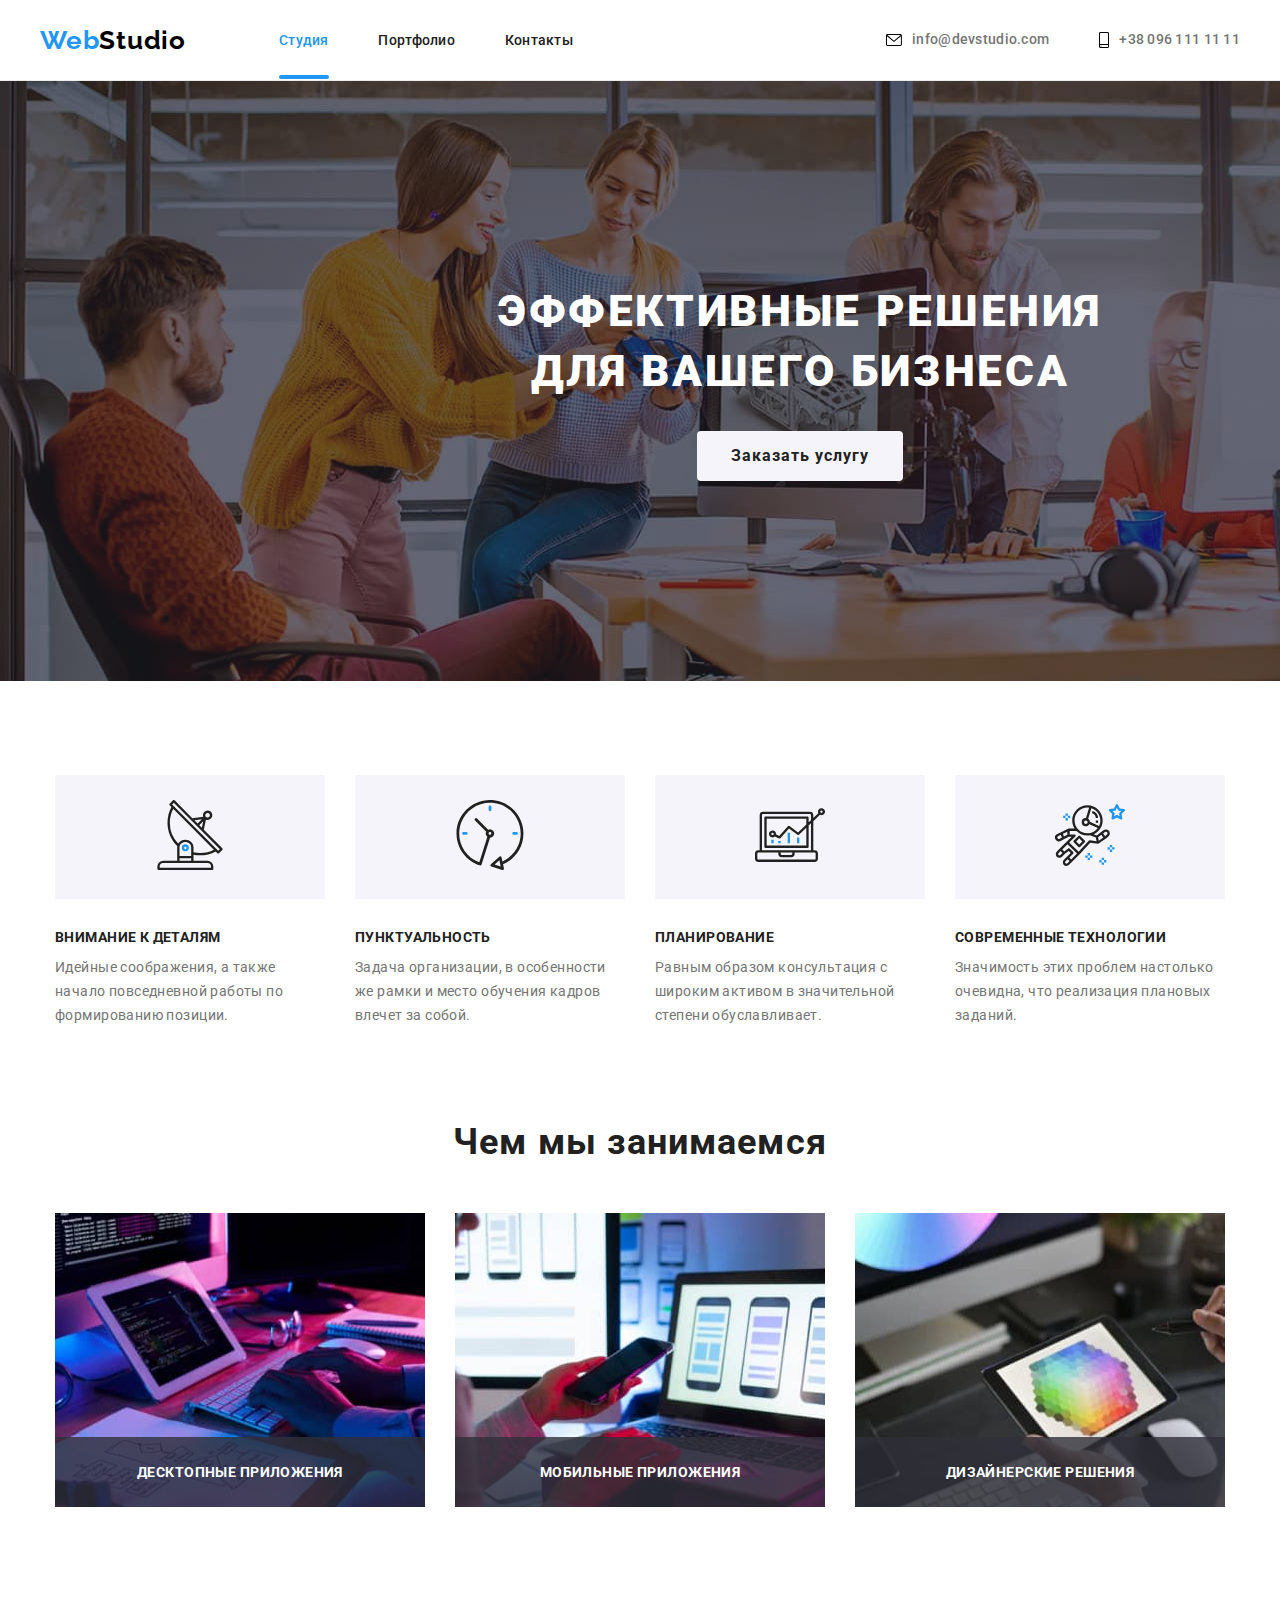
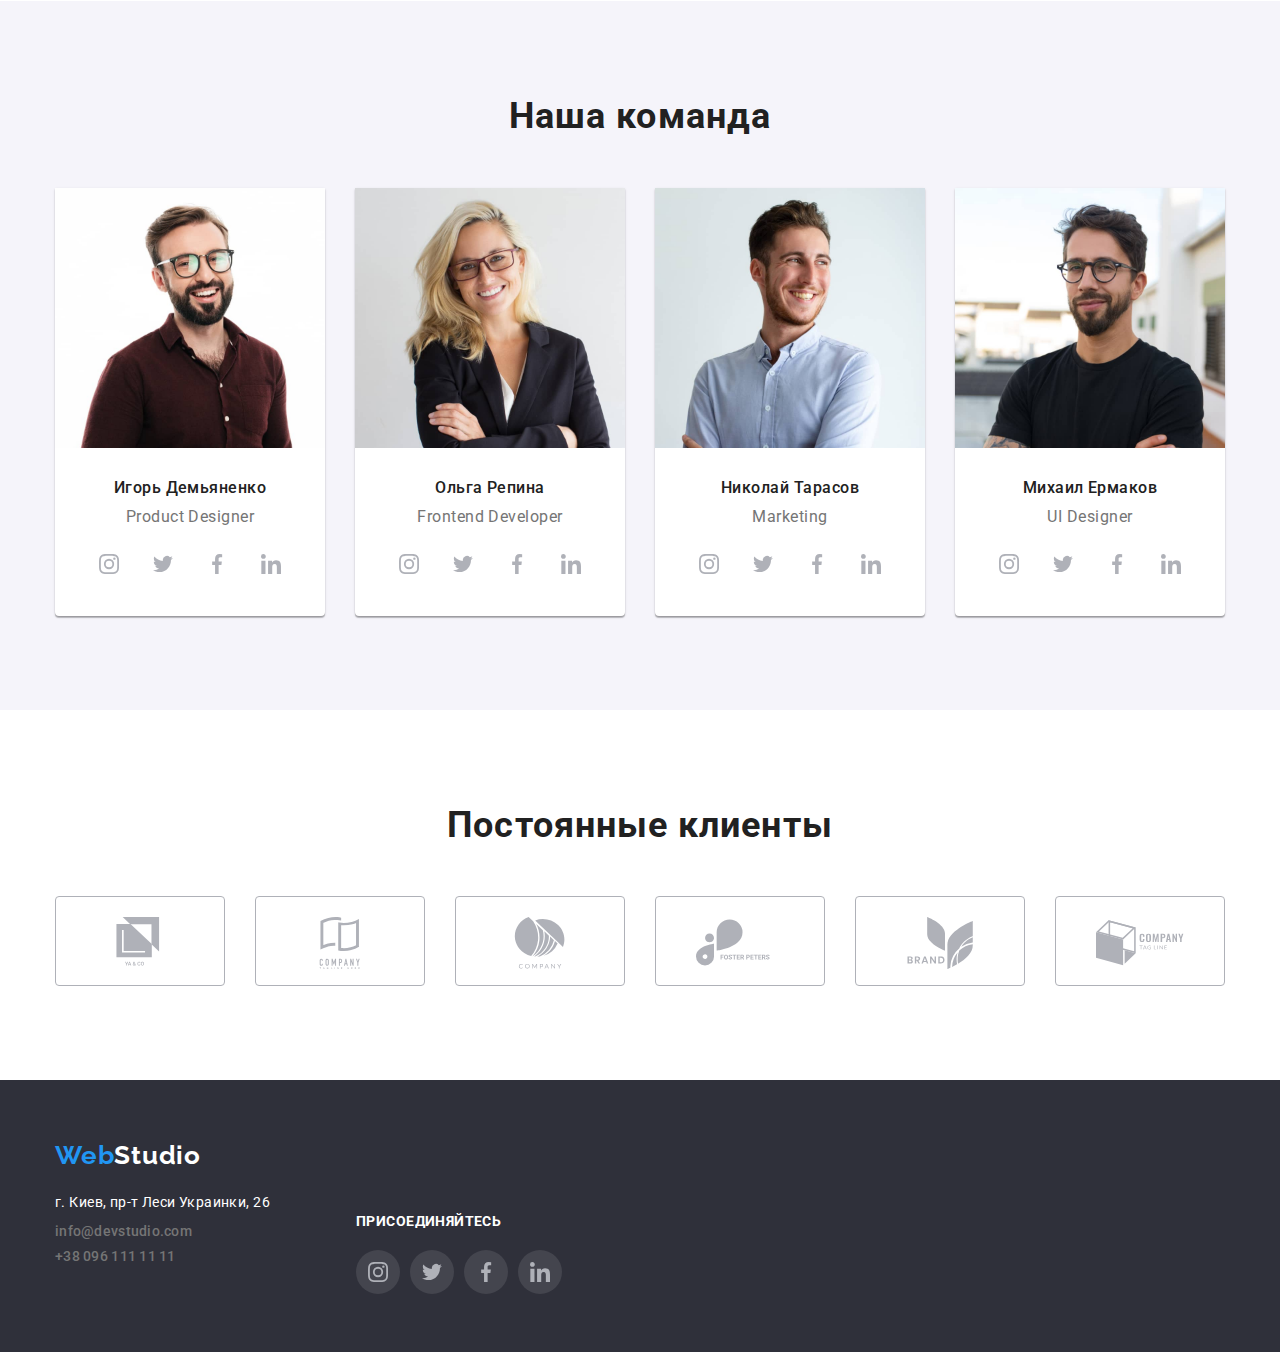
<file: index.html>
<!DOCTYPE html>
<html lang="ru">
  <head>
    <meta charset="UTF-8" />
    <meta name="viewport" content="width=device-width, initial-scale=1.0" />
    <title>Вэб-студия</title>

    <style></style>

    <link rel="stylesheet" href="./css/modern-normalize.css" />
    <link rel="preconnect" href="https://fonts.gstatic.com" />
    <link
      href="https://fonts.googleapis.com/css2?family=Raleway:wght@700&family=Roboto:wght@400;500;700;900&display=swap"
      rel="stylesheet"
    />
    <link rel="stylesheet" href="./css/styles.css" />
  </head>
  <!--target="_blank" rel="nofollow noreferrer"-->

  <body>
    <header class="header">
      <div class="container">
        <nav class="navigation">
          <a class="link" lang="en" href="index.html" aria-label="Логотип">
            <span class="logo1st">Web</span><span class="logo2nd">Studio</span>
          </a>

          <ul class="site-nav list">
            <li>
              <a class="link is-current" href="index.html">Студия</a>
            </li>
            <li>
              <a class="link" href="portfolio.html">Портфолио</a>
            </li>
            <li>
              <a class="link" href="contacts.html">Контакты</a>
            </li>
          </ul>
        </nav>
        <address>
          <a class="email link" lang="en" href="mailto:info@devstudio.com">
            <svg class="envelope" width="16" height="12">
              <use href="./images/sprite.svg#envelope"></use>
            </svg>
            info@devstudio.com
          </a>
          <a class="phone link" href="+380961111111">
            <svg class="smartphone" width="10" height="16">
              <use href="./images/sprite.svg#smartphone"></use>
            </svg>
            +38 096 111 11 11
          </a>
        </address>
      </div>
    </header>

    <main>
      <section class="hero">
        <div class="container">
          <h1 class="hero-title">
            Эффективные решения <br />для вашего бизнеса
          </h1>
          <button type="button" class="button" data-modal-open>Заказать услугу</button>
        </div>
      </section>

      <!--Достоинства-->
      <section class="vertu">
        <h2 class="invisible">--Достоинства--</h2>
        <!---Перескрытo-->
        <div class="container">
          <ul class="vertu-list list">
            <li class="vertu-item">
              <div class="icon-place">
                <svg class="icon">
                  <use href="./images/sprite.svg#antenna"></use>
                </svg>
              </div>
              <h3 class="vertu-header">Внимание к деталям</h3>
              <p class="vertu-text">
                Идейные соображения, а также начало повседневной работы по
                формированию позиции.
              </p>
            </li>
            <li class="vertu-item">
              <div class="icon-place">
                <svg class="icon">
                  <use href="./images/sprite.svg#clock"></use>
                </svg>
              </div>
              <h3 class="vertu-header">Пунктуальность</h3>
              <p class="vertu-text">
                Задача организации, в особенности же рамки и место обучения
                кадров влечет за собой.
              </p>
            </li>
            <li class="vertu-item">
              <div class="icon-place">
                <svg class="icon">
                  <use href="./images/sprite.svg#diagram"></use>
                </svg>
              </div>
              <h3 class="vertu-header">Планирование</h3>
              <p class="vertu-text">
                Равным образом консультация с широким активом в значительной
                степени обуславливает.
              </p>
            </li>
            <li class="vertu-item">
              <div class="icon-place">
                <svg class="icon">
                  <use href="./images/sprite.svg#astronaut"></use>
                </svg>
              </div>
              <h3 class="vertu-header">Современные технологии</h3>
              <p class="vertu-text">
                Значимость этих проблем настолько очевидна, что реализация
                плановых заданий.
              </p>
            </li>
          </ul>
        </div>
      </section>

      <!--Направления деятельности-->
      <section class="direction">
        <div class="container">
          <h2 class="direction-title">Чем мы занимаемся</h2>
          <ul class="direction-list list">
            <li class="thumb">
              <img
                src="images/box-1.jpg"
                alt="Программист за работой"
                width="370"
                height="294"
              />
              <p class="moir-content">Десктопные приложения</p>
            </li>
            <li class="thumb">
              <img
                src="images/box-2.jpg"
                alt="Дизайнер за работой"
                width="370"
                height="294"
              />
              <p class="moir-content">Мобильные приложения</p>
            </li>
            <li class="thumb">
              <img
                src="images/box-3.jpg"
                alt="Дизайнер выбирает колор"
                width="370"
                height="294"
              />
              <p class="moir-content">Дизайнерские решения</p>
            </li>
          </ul>
        </div>
      </section>

      <!--Галерея команды-->
      <section class="team">
        <div class="container">
          <h2 class="team-header">Наша команда</h2>
          <ul class="team-list list">
            <li class="team-item">
              <img
                src="images/img-1.jpg"
                alt="Игорь"
                width="270"
                height="260"
              />
              <h3 class="team-name">Игорь Демьяненко</h3>
              <p class="team-spec">Product Designer</p>
              <ul class="soc-links list">
                <li class="soc-list-item">
                  <a class="soc-list-link" href="https://www.instagram.com" target="_blank" rel="nofollow noreferrer">
                    <svg class="soc-icon">
                      <use href="./images/sprite.svg#instagram1"></use>
                    </svg>
                  </a>
                </li>
                <li class="soc-list-item">
                  <a class="soc-list-link" href="https://twitter.com" target="_blank" rel="nofollow noreferrer">
                    <svg class="soc-icon">
                      <use href="./images/sprite.svg#twitter1"></use>
                    </svg>
                  </a>
                </li>
                <li class="soc-list-item">
                  <a class="soc-list-link" href="https://www.facebook.com" target="_blank" rel="nofollow noreferrer">
                    <svg class="soc-icon">
                      <use href="./images/sprite.svg#facebook1"></use>
                    </svg>
                  </a>
                </li>
                <li class="soc-list-item">
                  <a class="soc-list-link" href="https://www.linkedin.com" target="_blank" rel="nofollow noreferrer">
                    <svg class="soc-icon">
                      <use href="./images/sprite.svg#linkedin1"></use>
                    </svg>
                  </a>
                </li>
              </ul>
            </li>
            <li class="team-item">
              <img
                src="images/img-2.jpg"
                alt="Ольга"
                width="270"
                height="260"
              />
              <h3 class="team-name">Ольга Репина</h3>
              <p class="team-spec">Frontend Developer</p>
              <ul class="soc-links list">
                <li class="soc-list-item">
                  <a class="soc-list-link" href="https://www.instagram.com" target="_blank" rel="nofollow noreferrer">
                    <svg class="soc-icon">
                      <use href="./images/sprite.svg#instagram1"></use>
                    </svg>
                  </a>
                </li>
                <li class="soc-list-item">
                  <a class="soc-list-link" href="https://twitter.com" target="_blank">
                    <svg class="soc-icon">
                      <use href="./images/sprite.svg#twitter1"></use>
                    </svg>
                  </a>
                </li>
                <li class="soc-list-item">
                  <a class="soc-list-link" href="https://www.facebook.com" target="_blank" rel="nofollow noreferrer">
                    <svg class="soc-icon">
                      <use href="./images/sprite.svg#facebook1"></use>
                    </svg>
                  </a>
                </li>
                <li class="soc-list-item">
                  <a class="soc-list-link" href="https://www.linkedin.com" target="_blank" rel="nofollow noreferrer">
                    <svg class="soc-icon">
                      <use href="./images/sprite.svg#linkedin1"></use>
                    </svg>
                  </a>
                </li>
              </ul>
            </li>
            <li class="team-item">
              <img
                src="images/img-3.jpg"
                alt="Николай"
                width="270"
                height="260"
              />
              <h3 class="team-name">Николай Тарасов</h3>
              <p class="team-spec">Marketing</p>
              <ul class="soc-links list">
                <li class="soc-list-item">
                  <a class="soc-list-link" href="https://www.instagram.com" target="_blank" rel="nofollow noreferrer">
                    <svg class="soc-icon">
                      <use href="./images/sprite.svg#instagram1"></use>
                    </svg>
                  </a>
                </li>
                <li class="soc-list-item">
                  <a class="soc-list-link" href="https://twitter.com" target="_blank" rel="nofollow noreferrer">
                    <svg class="soc-icon">
                      <use href="./images/sprite.svg#twitter1"></use>
                    </svg>
                  </a>
                </li>
                <li class="soc-list-item">
                  <a class="soc-list-link" href="https://www.facebook.com" target="_blank" rel="nofollow noreferrer">
                    <svg class="soc-icon">
                      <use href="./images/sprite.svg#facebook1"></use>
                    </svg>
                  </a>
                </li>
                <li class="soc-list-item">
                  <a class="soc-list-link" href="https://www.linkedin.com" target="_blank" rel="nofollow noreferrer">
                    <svg class="soc-icon">
                      <use href="./images/sprite.svg#linkedin1"></use>
                    </svg>
                  </a>
                </li>
              </ul>
            </li>
            <li class="team-item">
              <img
                src="images/img-4.jpg"
                alt="Михаил"
                width="270"
                height="260"
              />
              <h3 class="team-name">Михаил Ермаков</h3>
              <p class="team-spec">UI Designer</p>
              <ul class="soc-links list">
                <li class="soc-list-item">
                  <a class="soc-list-link" href="https://www.instagram.com" target="_blank" rel="nofollow noreferrer">
                    <svg class="soc-icon">
                      <use href="./images/sprite.svg#instagram1"></use>
                    </svg>
                  </a>
                </li>
                <li class="soc-list-item">
                  <a class="soc-list-link" href="https://twitter.com" target="_blank" rel="nofollow noreferrer">
                    <svg class="soc-icon">
                      <use href="./images/sprite.svg#twitter1"></use>
                    </svg>
                  </a>
                </li>
                <li class="soc-list-item">
                  <a class="soc-list-link" href="https://www.facebook.com" target="_blank" rel="nofollow noreferrer">
                    <svg class="soc-icon">
                      <use href="./images/sprite.svg#facebook1"></use>
                    </svg>
                  </a>
                </li>
                <li class="soc-list-item">
                  <a class="soc-list-link" href="https://www.linkedin.com" target="_blank" rel="nofollow noreferrer">
                    <svg class="soc-icon">
                      <use href="./images/sprite.svg#linkedin1"></use>
                    </svg>
                  </a>
                </li>
              </ul>
            </li>
          </ul>
        </div>
      </section>

      <!--Постоянные клиенты-->
      <section class="clients">
        <div class="container">
          <h2 class="clients-header">Постоянные клиенты</h2>
          <ul class="clients-list">
            <li class="client-item">
              <a class="client-link" href="/">
                <!-- width="44" height="49" -->
                <svg class="client-icon">
                  <use href="./images/sprite.svg#logo1"></use>
                </svg>
              </a>
            </li>
            <li class="client-item">
              <a class="client-link" href="/">
                <!-- width="40" height="52" -->
                <svg class="client-icon">
                  <use href="./images/sprite.svg#logo2"></use>
                </svg>
              </a>
            </li>
            <li class="client-item">
              <a class="client-link" href="/">
                <!-- width="41" height="43" -->
                <svg class="client-icon">
                  <use href="./images/sprite.svg#logo3"></use>
                </svg>
              </a>
            </li>
            <li class="client-item">
              <a class="client-link" href="/">
                <!-- width="80" height="42" -->
                <svg class="client-icon">
                  <use href="./images/sprite.svg#logo4"></use>
                </svg>
              </a>
            </li>
            <li class="client-item">
              <a class="client-link" href="/">
                <!-- width="59" height="47" -->
                <svg class="client-icon">
                  <use href="./images/sprite.svg#logo5"></use>
                </svg>
              </a>
            </li>
            <li class="client-item">
              <a class="client-link" href="/">
                <!-- width="88" height="45" -->
                <svg class="client-icon">
                  <use href="./images/sprite.svg#logo6"></use>
                </svg>
              </a>
            </li>
          </ul>
        </div>
      </section>
    </main>

    <footer class="footer">
      <div class="container">
        <div>
          <div class="footer-logo">
            <span class="logo1st">Web</span><span class="logo2nd">Studio</span>
          </div>

          <address>
            <ul class="list">
              <li class="address-item">
                <a
                  class="map-address link"
                  href="https://goo.gl/maps/LiFf5QtH2XgNbK3g6"
                  target="_blank"
                  rel="nofollow noreferrer"
                >
                  г. Киев, пр-т Леси Украинки, 26
                </a>
              </li>
              <li class="address-item">
                <a
                  class="email link"
                  lang="en"
                  href="mailto:info@devstudio.com"
                >
                  info@devstudio.com
                </a>
              </li>
              <li class="address-item">
                <a class="phone link" href="+380961111111">+38 096 111 11 11</a>
              </li>
            </ul>
          </address>
        </div>
        <!-- Присоединяйтесь -->
        <div class="join-box">
          <span class="join-header">присоединяйтесь</span>
          <ul class="soc-links list">
            <li class="soc-list-item">
              <a class="soc-list-link" href="https://www.instagram.com" target="_blank" rel="nofollow noreferrer">
                <svg class="soc-icon">
                  <use href="./images/sprite.svg#instagram1"></use>
                </svg>
              </a>
            </li>
            <li class="soc-list-item">
              <a class="soc-list-link" href="https://twitter.com" target="_blank" rel="nofollow noreferrer">
                <svg class="soc-icon">
                  <use href="./images/sprite.svg#twitter1"></use>
                </svg>
              </a>
            </li>
            <li class="soc-list-item">
              <a class="soc-list-link" href="https://www.facebook.com" target="_blank" rel="nofollow noreferrer">
                <svg class="soc-icon">
                  <use href="./images/sprite.svg#facebook1"></use>
                </svg>
              </a>
            </li>
            <li class="soc-list-item">
              <a class="soc-list-link" href="https://www.linkedin.com" target="_blank" rel="nofollow noreferrer">
                <svg class="soc-icon">
                  <use href="./images/sprite.svg#linkedin1"></use>
                </svg>
              </a>
            </li>
          </ul>
        </div>
      </div>
    </footer>

    <div class="backdrop is-hidden" data-modal>
      <div class="modal">
        <button type="button" class="close-btn" data-modal-close>
          <svg class="cross" width="18" height="18">
            <use href="./images/sprite2.svg#c"></use>
          </svg>
        </button>
      </div>
    </div>
    <script src="js/modal.js"></script>
  </body>
</html>
</file>
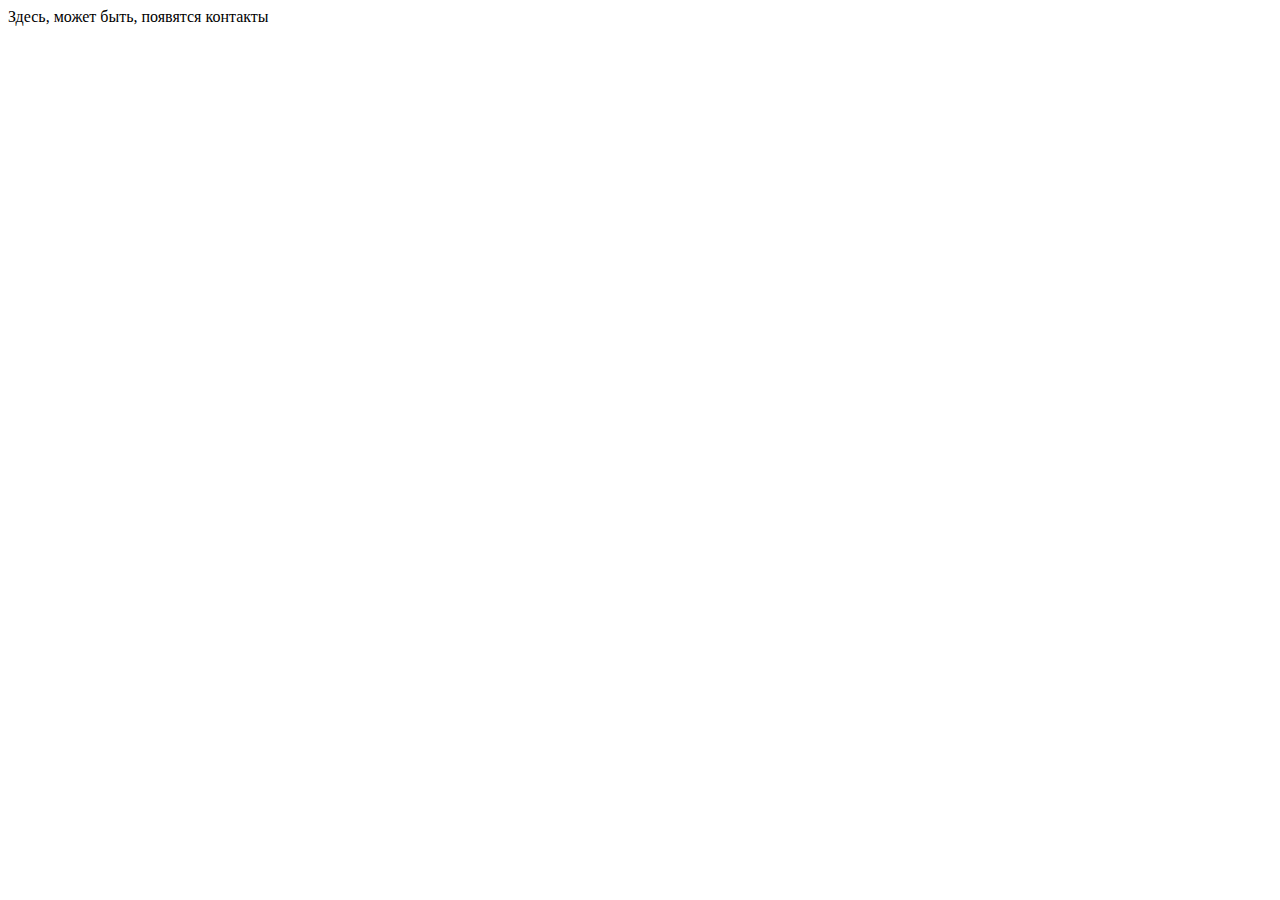
<file: contacts.html>
<!DOCTYPE html>
<html lang="en">
<head>
    <meta charset="UTF-8">
    <meta name="viewport" content="width=device-width, initial-scale=1.0">
    <title>webstudio-1</title>
</head>
<body>
    Здесь, может быть, появятся контакты
</body>
</html>
</file>
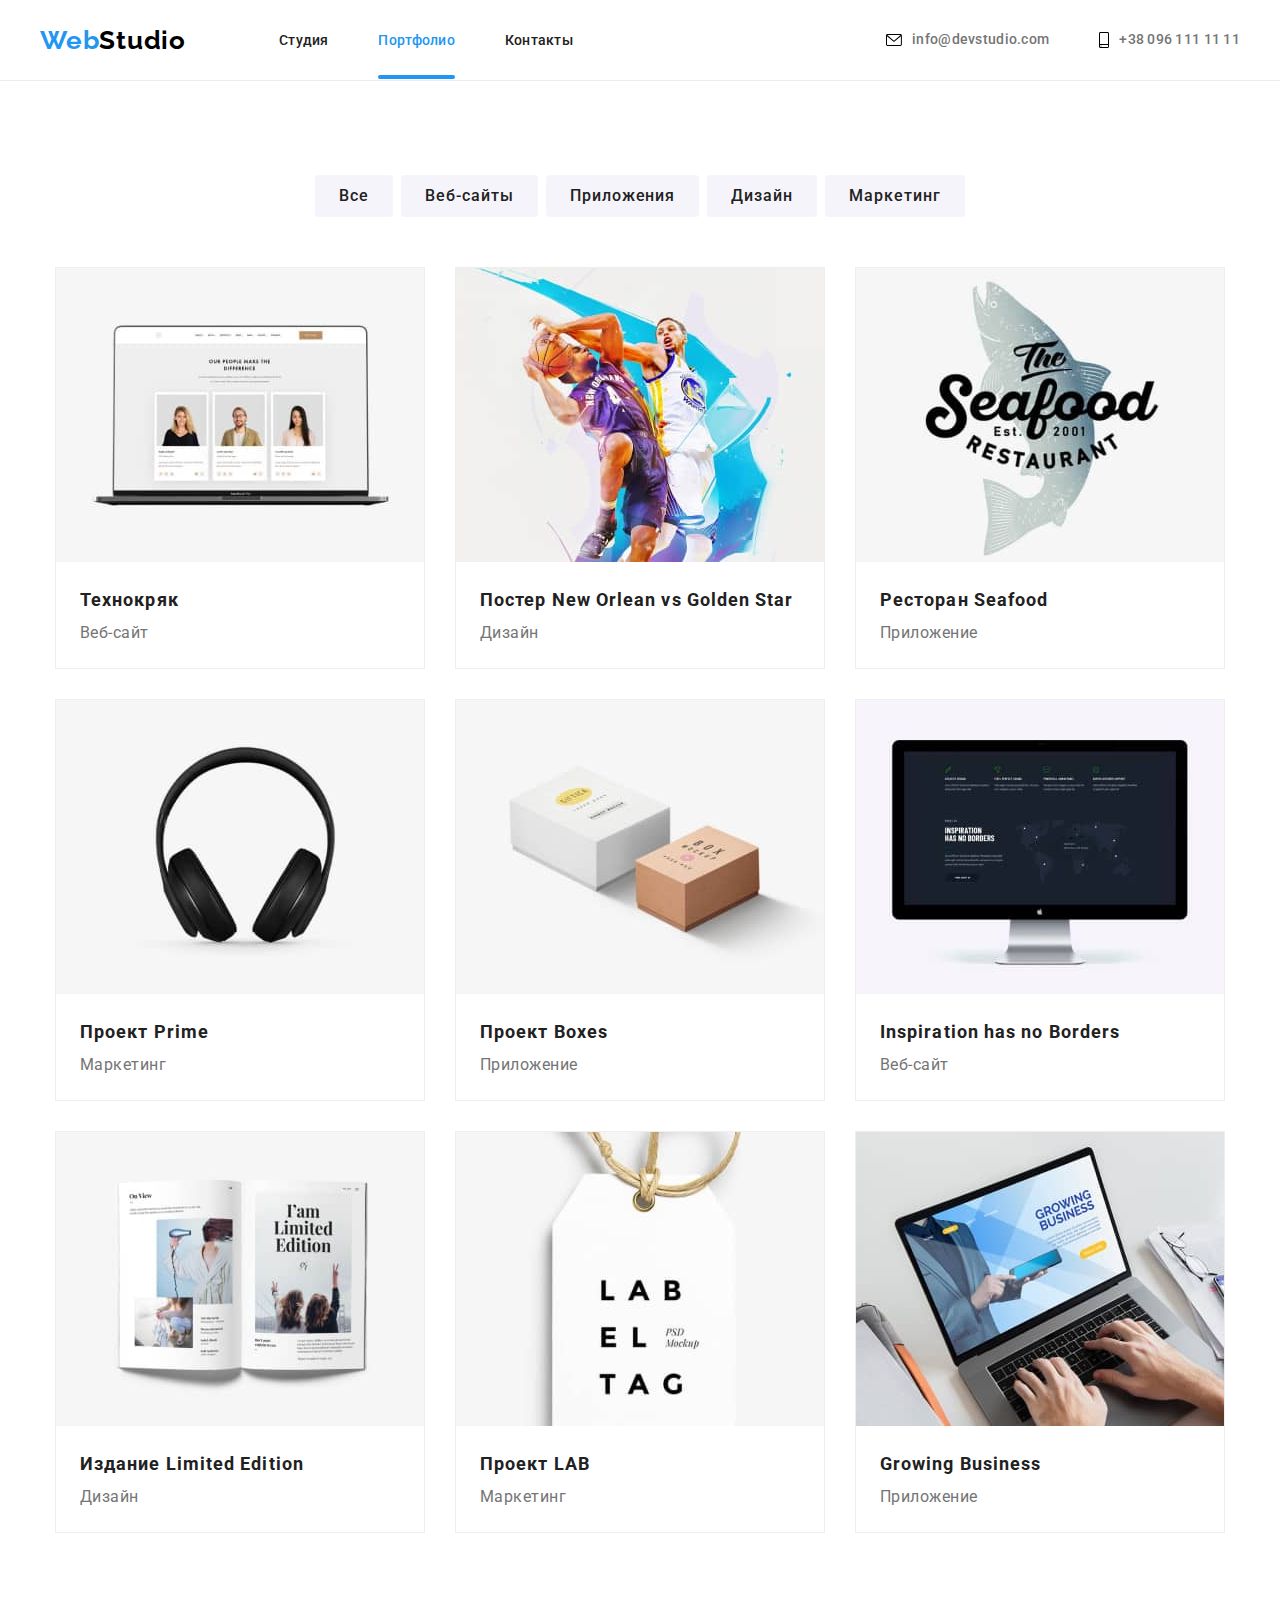
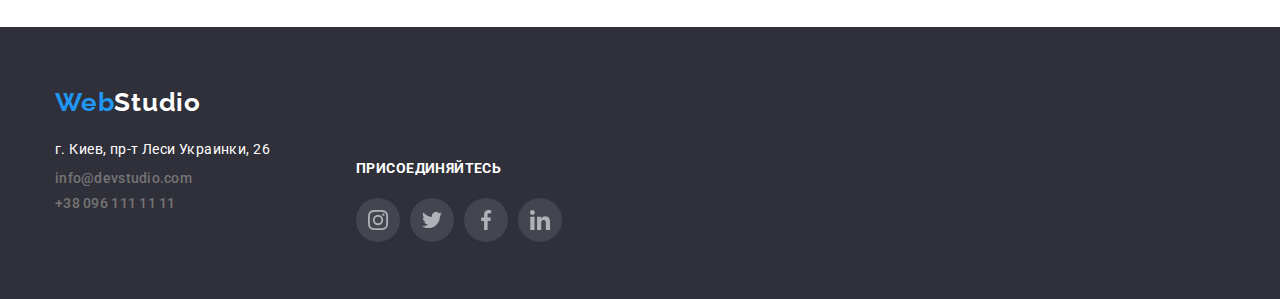
<file: portfolio.html>
<!DOCTYPE html>
<html lang="en">
  <head>
    <meta charset="UTF-8" />
    <meta name="viewport" content="width=device-width, initial-scale=1.0" />
    <title>Portfolio</title>
    <link rel="stylesheet" href="./css/modern-normalize.css" />
    <link rel="preconnect" href="https://fonts.gstatic.com" />
    <link
      href="https://fonts.googleapis.com/css2?family=Raleway:wght@700&family=Roboto:wght@400;500;700;900&display=swap"
      rel="stylesheet"
    />
    <link rel="stylesheet" href="./css/styles.css" />
    <style>
      /*body {
          margin: 0;
          padding: 0;
        }*/
    </style>
  </head>
  <body>
    <!--head-зарезервированное слово, в двух HTML-ях!-->
    <header class="header">
      <div class="container">
        <nav class="navigation">
          <a class="link" lang="en" href="index.html" aria-label="Логотип">
            <span class="logo1st">Web</span><span class="logo2nd">Studio</span>
          </a>

          <ul class="site-nav list">
            <li>
              <a class="link" href="index.html">Студия</a>
            </li>
            <li>
              <a class="link is-current" href="portfolio.html">Портфолио</a>
            </li>
            <li>
              <a class="link" href="contacts.html">Контакты</a>
            </li>
          </ul>
        </nav>

        <address>
          <a class="email link" lang="en" href="mailto:info@devstudio.com">
            <svg class="envelope" width="16" height="12">
              <use href="./images/sprite.svg#envelope"></use>
            </svg>
            info@devstudio.com
          </a>
          <a class="phone link" href="+380961111111">
            <svg class="smartphone" width="10" height="16">
              <use href="./images/sprite.svg#smartphone"></use>
            </svg>
            +38 096 111 11 11
          </a>
        </address>
      </div>
    </header>

    <!--Собственно портфолио-->
    <main>
      <section class="portfolio-hero">
        <div class="container">
          <h1 class="invisible">Наши проекты</h1>
          <!--Кнопки фильтрации-->
          <ul class="filter-buttons list">
            <li class="filter-item">
              <button class="button">Все</button>
            </li>
            <li class="filter-item">
              <button class="button">Веб-сайты</button>
            </li>
            <li class="filter-item">
              <button class="button">Приложения</button>
            </li>
            <li class="filter-item">
              <button class="button">Дизайн</button>
            </li>
            <li class="filter-item">
              <button class="button">Маркетинг</button>
            </li>
          </ul>
          <!-- Карточки -->
          <ul class="portfolio-items list">
            <li class="portfolio-item">
              <a class="portfolio-link" href="/">
                <div class="card-thumb">
                  <img src="images/portf-img1.jpg" alt="Изображение сайта" />
                  <p class="slide">
                    Технокряк это современная площадка распространения
                    коронавируса. Компании используют эту платформу для
                    цифрового шпионажа и атак на защищённые сервера конкурентов.
                  </p>
                </div>              
                
                <div class="discription">
                  <h2 class="portfolio-name">Технокряк</h2>
                  <p class="theme">Веб-сайт</p>
                </div>
              </a>
            </li>
            <li class="portfolio-item">
              <a class="portfolio-link" href="/">
                <div class="card-thumb">
                  <img src="images/portf-img2.jpg" alt="Изображение сайта" />
                  <p class="slide">
                    Технокряк это современная площадка распространения
                    коронавируса. Компании используют эту платформу для
                    цифрового шпионажа и атак на защищённые сервера конкурентов.
                  </p>
                </div>

                <div class="discription">
                  <h2 class="portfolio-name">
                    Постер New Orlean vs Golden Star
                  </h2>
                  <p class="theme">Дизайн</p>
                </div>
              </a>
            </li>
            <li class="portfolio-item">
              <a class="portfolio-link" href="/">
                <div class="card-thumb">
                  <img src="images/portf-img3.jpg" alt="Изображение сайта" />
                  <p class="slide">
                    Технокряк это современная площадка распространения
                    коронавируса. Компании используют эту платформу для
                    цифрового шпионажа и атак на защищённые сервера конкурентов.
                  </p>
                </div>

                <div class="discription">
                  <h2 class="portfolio-name">Ресторан Seafood</h2>
                  <p class="theme">Приложение</p>
                </div>
              </a>
            </li>
            <li class="portfolio-item">
              <a class="portfolio-link" href="/">
                <div class="card-thumb">
                  <img src="images/portf-img4.jpg" alt="Изображение сайта" />
                  <p class="slide">
                    Технокряк это современная площадка распространения
                    коронавируса. Компании используют эту платформу для
                    цифрового шпионажа и атак на защищённые сервера конкурентов.
                  </p>
                </div>

                <div class="discription">
                  <h2 class="portfolio-name">Проект Prime</h2>
                  <p class="theme">Маркетинг</p>
                </div>
              </a>
            </li>
            <li class="portfolio-item">
              <a class="portfolio-link" href="/">
                <div class="card-thumb">
                  <img src="images/portf-img5.jpg" alt="Изображение сайта" />
                  <p class="slide">
                    Технокряк это современная площадка распространения
                    коронавируса. Компании используют эту платформу для
                    цифрового шпионажа и атак на защищённые сервера конкурентов.
                  </p>
                </div>

                <div class="discription">
                  <h2 class="portfolio-name">Проект Boxes</h2>
                  <p class="theme">Приложение</p>
                </div>
              </a>
            </li>
            <li class="portfolio-item">
              <a class="portfolio-link" href="/">
                <div class="card-thumb">
                  <img src="images/portf-img6.jpg" alt="Изображение сайта" />
                  <p class="slide">
                    Технокряк это современная площадка распространения
                    коронавируса. Компании используют эту платформу для
                    цифрового шпионажа и атак на защищённые сервера конкурентов.
                  </p>
                </div>

                <div class="discription">
                  <h2 class="portfolio-name">Inspiration has no Borders</h2>
                  <p class="theme">Веб-сайт</p>
                </div>
              </a>
            </li>
            <li class="portfolio-item">
              <a class="portfolio-link" href="/">
                <div class="card-thumb">
                  <img src="images/portf-img7.jpg" alt="Изображение сайта" />
                  <p class="slide">
                    Технокряк это современная площадка распространения
                    коронавируса. Компании используют эту платформу для
                    цифрового шпионажа и атак на защищённые сервера конкурентов.
                  </p>
                </div>

                <div class="discription">
                  <h2 class="portfolio-name">Издание Limited Edition</h2>
                  <p class="theme">Дизайн</p>
                </div>
              </a>
            </li>
            <li class="portfolio-item">
              <a class="portfolio-link" href="/">
                <div class="card-thumb">
                  <img src="images/portf-img8.jpg" alt="Изображение сайта" />
                  <p class="slide">
                    Технокряк это современная площадка распространения
                    коронавируса. Компании используют эту платформу для
                    цифрового шпионажа и атак на защищённые сервера конкурентов.
                  </p>  
                </div>

                <div class="discription">
                  <h2 class="portfolio-name">Проект LAB</h2>
                  <p class="theme">Маркетинг</p>
                </div>
              </a>
            </li>
            <li class="portfolio-item">
              <a class="portfolio-link" href="/">
                <div class="card-thumb">
                <img
                  src="images/portf-img9.jpg"
                  alt="Изображение заглавной станицы сайта"
                />
                <p class="slide">
                  Технокряк это современная площадка распространения
                  коронавируса. Компании используют эту платформу для
                  цифрового шпионажа и атак на защищённые сервера конкурентов.
                </p>
              </div>
                <div class="discription">
                  <h2 class="portfolio-name">Growing Business</h2>
                  <p class="theme">Приложение</p>
                </div>
              </a>
            </li>
          </ul>
        </div>
      </section>
    </main>

    <footer class="footer">
      <div class="container">
        <div>
          <div class="footer-logo">
            <span class="logo1st">Web</span><span class="logo2nd">Studio</span>
          </div>

          <address>
            <ul class="list">
              <li class="address-item">
                <a
                  class="map-address link"
                  href="https://goo.gl/maps/LiFf5QtH2XgNbK3g6"
                  target="_blank"
                  rel="nofollow noreferrer"
                >
                  г. Киев, пр-т Леси Украинки, 26
                </a>
              </li>
              <li class="address-item">
                <a
                  class="email link"
                  lang="en"
                  href="mailto:info@devstudio.com"
                >
                  info@devstudio.com
                </a>
              </li>
              <li class="address-item">
                <a class="phone link" href="+380961111111">+38 096 111 11 11</a>
              </li>
            </ul>
          </address>
        </div>
        <!-- Присоединяйтесь -->
        <div class="join-box">
          <span class="join-header">присоединяйтесь</span>
          <ul class="soc-links list">
            <li class="soc-list-item">
              <a class="soc-list-link" href="https://www.instagram.com" target="_blank" rel="nofollow noreferrer">
                <svg class="soc-icon">
                  <use href="./images/sprite.svg#instagram1"></use>
                </svg>
              </a>
            </li>
            <li class="soc-list-item">
              <a class="soc-list-link" href="https://twitter.com" target="_blank" rel="nofollow noreferrer">
                <svg class="soc-icon">
                  <use href="./images/sprite.svg#twitter1"></use>
                </svg>
              </a>
            </li>
            <li class="soc-list-item">
              <a class="soc-list-link" href="https://www.facebook.com" target="_blank" rel="nofollow noreferrer">
                <svg class="soc-icon">
                  <use href="./images/sprite.svg#facebook1"></use>
                </svg>
              </a>
            </li>
            <li class="soc-list-item">
              <a class="soc-list-link" href="https://www.linkedin.com" target="_blank" rel="nofollow noreferrer">
                <svg class="soc-icon">
                  <use href="./images/sprite.svg#linkedin1"></use>
                </svg>
              </a>
            </li>
          </ul>
        </div>
      </div>
    </footer>
  </body>
</html>
</file>
<file: css/styles.css>
:root {
  --primary-text-color: #757575;
  --title-text-color: #212121;
  --accent-color: #2196f3;
  --cubic: cubic-bezier(0.4, 0, 0.2, 1);
  --t-cubic: 250ms cubic-bezier(0.4, 0, 0.2, 1);
}
body {
  font-family: Roboto;
  font-style: normal; /*не ясно, почему нет у элемента 1st, в TDs*/
}
img {
  display: block;
}
h1,
h2,
h3,
h4,
h5,
h6 {
  margin: 0;
}
p {
  margin: 0;
}
ul,
ol {
  margin: 0;
  padding: 0;
}
address {
  font-style: normal;
}
/* Utilitys */
.list {
  list-style: none;
}
.link {
  text-decoration: none;
}
/* -------End Utilitys--------------- */
.container {
  width: 1200px;
  padding: 0 15px;
  margin: 0 auto;
}
.navigation {
  display: flex;
  align-items: center;
}
.logo1st {
  font-family: Raleway, sans-serif;
  font-weight: bold;
  font-size: 26px;
  line-height: 1.19;
  letter-spacing: 0.03em;
  color: var(--accent-color);
}
.logo2nd {
  font-family: Raleway, sans-serif;
  font-weight: bold;
  font-size: 26px;
  line-height: 1.19;
  letter-spacing: 0.03em;
  color: #000000;
}
.header::after {
  content: '';
  width: 1600px;
  height: 1px;
  background-color: #ececec;
  display: block;
  margin: 0 auto auto;
}
.header .container {
  display: flex;
  align-items: center;
  padding: 25px 0 24px;

  /* outline: 1px solid tomato; */
}
.site-nav {
  display: flex;
  align-items: center;
  margin-left: 93px;
  min-width: 294px;
  justify-content: space-between;

  /* outline: 1px solid teal; */
}
.site-nav .link {
  padding: 31px 0;

  position: relative;

  font-weight: 500;
  font-size: 14px;
  line-height: 1.14;
  letter-spacing: 0.02em;
  color: var(--title-text-color);
  transition: color var(--t-cubic);

  /* outline: 1px solid red; */
}
/* .site-nav .link.is-current { */
.link.is-current {
  color: var(--accent-color);
  /* outline: 1px solid teal; */
}

.link.is-current::after {
  content: '';

  position: absolute;
  bottom: 0;
  left: 0;

  display: block;
  width: 100%;
  height: 4px;
  border-radius: 2px;
  background-color: var(--accent-color);
}
.email {
  display: flex;
  align-items: center;

  transition: color var(--t-cubic);
}
.envelope {
  margin-right: 10px;
}
.header .email {
  margin-right: 50px;
}
.phone {
  display: flex;

  transition: color var(--t-cubic);
}
.smartphone {
  margin-right: 10px;
}
.header address {
  display: flex;
  margin-left: auto;
}
.site-nav .link:hover,
.site-nav .link:focus,
.email:hover,
.email:focus,
.phone:hover,
.phone:focus,
.map-address:hover,
.map-address:focus {
  color: var(--accent-color);
  fill: var(--accent-color);
}
.button:hover,
.button:focus {
  color: #ffffff;
  background-color: var(--accent-color);
  box-shadow: 0px 3px 1px rgba(0, 0, 0, 0.1), 0px 1px 2px rgba(0, 0, 0, 0.08),
    0px 2px 2px rgba(0, 0, 0, 0.12);
  border-radius: 4px;
}
.email,
.phone {
  font-weight: 500;
  font-size: 14px;
  line-height: 1.14;
  letter-spacing: 0.02em;
  color: var(--primary-text-color);
}
.hero {
  width: 1600px;
  margin: 0 auto 0 auto;
  background-image: linear-gradient(
      rgba(47, 48, 58, 0.4),
      rgba(47, 48, 58, 0.4)
    ),
    url(../images/img.jpg);
  background-repeat: no-repeat;
  background-size: cover;
  padding: 200px 0 200px;
}
.hero .container {
  display: flex;
  align-items: center;
  flex-direction: column;
  justify-content: center;
}
.hero-title {
  width: 696px;
  font-weight: 900;
  font-size: 44px;
  line-height: calc(60 / 44);
  text-align: center;
  letter-spacing: 0.06em;
  text-transform: uppercase;
  color: #ffffff;
}
.hero .button {
  margin-top: 30px; /* padding: 6px 22px; */
  font-weight: 700;
}
.button {
  padding: 10px 32px;
  font-weight: 500;
  font-size: 16px;
  line-height: calc(26 / 16);
  display: flex;
  align-items: center;

  text-align: center;
  letter-spacing: 0.06em;
  color: var(--title-text-color);
  background: #f5f4fa;
  border-color: transparent;
  border-radius: 4px;
  cursor: pointer;

  transition: all var(--t-cubic);
}
/* ------------------Hero end */
/* ----------------Vertu start */
.vertu {
  padding: 94px 0;
}
.vertu-list {
  display: flex;
}
.vertu-item {
  width: 270px;
}
.vertu-item:not(:last-child) {
  margin-right: 30px;
}
.invisible {
  position: absolute;
  width: 1px;
  height: 1px;
  margin: -1px;
  border: 0;
  padding: 0;

  white-space: nowrap;
  clip-path: inset(100%);
  clip: rect(0 0 0 0);
  overflow: hidden;
}
.vertu-header {
  margin-top: 30px;
  font-weight: bold;
  font-size: 14px;
  line-height: calc(16 / 14);
  letter-spacing: 0.03em;
  text-transform: uppercase;
  color: var(--title-text-color);
}
.vertu-text {
  margin-top: 10px;
  font-weight: normal;
  font-size: 14px;
  line-height: calc(24 / 14);
  letter-spacing: 0.03em;
  color: var(--primary-text-color);
}
.vertu .icon {
  margin: 25px 100px;
  width: 70px;
  height: 70px;
}
.icon-place {
  /* display: block; */
  background-color: #f5f4fa;
  /* outline: 1px solid black; */
}
/*----------------End Vertu */
/*--------------------Start Directions */
.direction-title,
.team-header,
.clients-header {
  font-weight: bold;
  font-size: 36px;
  line-height: 1.17;
  text-align: center;
  letter-spacing: 0.03em;
  color: var(--title-text-color);
}
.direction {
  margin: 0 0 94px;
}
.direction-list {
  margin-top: 50px;
  display: flex;
  justify-content: space-between;
}
.direction img {
  display: block;
}
.thumb {
  position: relative;
  /* display: block; */
  height: 294px;
  background-color: #fff;
}
.moir-content {
  position: absolute;
  bottom: 0;
  left: 0;
  width: 100%;
  background: rgba(47, 48, 58, 0.8);
  padding: 27px;
  /* font-family: Roboto; */
  /* font-style: normal; */
  font-weight: bold;
  font-size: 14px;
  line-height: calc(16 / 14);
  text-align: center;
  letter-spacing: 0.03em;
  text-transform: uppercase;

  color: #ffffff;
}
/*------------------End Directions */
/*--------------------Start team */
.team {
  background-color: #f5f4fa;
  padding: 94px 0;
}
.team-list {
  display: flex;
  justify-content: space-between;
}
.team-header {
  /* padding-top: 94px; */
  padding-bottom: 50px;
}
.team-item {
  width: 270px;
  background-color: #fff;
  box-shadow: 0px 1px 3px rgba(0, 0, 0, 0.12), 0px 1px 1px rgba(0, 0, 0, 0.14),
    0px 2px 1px rgba(0, 0, 0, 0.2);
  border-radius: 0px 0px 4px 4px;
}
.team-name {
  margin-top: 30px;

  font-weight: 500;
  font-size: 16px;
  line-height: 1.19;
  /* identical to box height */
  text-align: center;
  letter-spacing: 0.03em;
  color: var(--title-text-color);
}
.team-spec {
  margin-top: 10px;
  margin-bottom: 16px;

  font-weight: normal;
  font-size: 16px;
  line-height: 1.19;
  /* identical to box height */
  text-align: center;
  letter-spacing: 0.03em;
  color: var(--primary-text-color);
}
.soc-links {
  display: flex;
  justify-content: space-between;
  width: 206px;
}

/* ----------------ul soc */
.team .soc-links {
  display: inline-flex;
  margin: 0 0 30px 32px;
  fill: #afb1b8;
  border-radius: 50%;
}
.soc-list-link {
  
}
/* .soc-list-link */
.soc-list-link {
  display: flex;
  justify-content: center;
  align-items: center;
  width: 44px;
  height: 44px;
  border-radius: 50%;
  /* background-color: #fff; */
  /* border-color: transparent; */
  /* transition: color var(--t-cubic); */
   transition: background-color var(--t-cubic);

}
.soc-icon {
  width: 20px;
  height: 20px;
  fill: #afb1b8;
  /* transition: color var(--t-cubic); */
  transition: fill var(--t-cubic);

}
.soc-list-link:hover,
.soc-list-link:focus {
  background-color: var(--accent-color);
  transition: var(--t-cubic);
}
.soc-list-link:hover .soc-icon,
.soc-list-link:focus .soc-icon {
  fill:#fff;
  transition: fill var(--t-cubic);
}
/*----------------- End team */
/*----------------- start Постоянные клиенты */
.clients {
  padding-top: 94px;
  padding-bottom: 94px;
}
.clients-header {
  margin-bottom: 50px;
}
.clients-list {
  display: flex;
  justify-content: space-between;
  list-style: none;
}
.client-icon {
  max-width: 88px;
  max-height: 52px;
  fill: currentColor;
}
.client-link:hover,
.client-link:focus {
  border: 1px solid var(--accent-color);
  color: var(--accent-color);
}
.client-link {
  display: inline-block;
  width: 170px;
  height: 90px;
  border: 1px solid #afb1b8;
  border-radius: 4px;
  text-align: center;
  padding: 20px 0;
  color: #afb1b8;

  transition: color var(--t-cubic);
}
/* ----------------end Постоянные клиенты */
/* ------------------start footer */
.footer {
  padding: 60px 0;
  background-color: #2f303a;
}
.footer .container {
  display: flex;
}
.footer address {
  width: 231px;
  height: 81px;
  display: inline-block;
  margin-top: 20px;
}
.map-address {
  font-weight: normal;
  font-size: 14px;
  line-height: 1.71;
  letter-spacing: 0.03em;
  color: #ffffff;
}
.footer .logo2nd {
  color: #ffffff;
}
.address-item .email,
.address-item .phone {
  display: block;
  margin-top: 9px;
}
.map-address {
  transition: color var(--t-cubic);
}
.join-box {
  width: 206px;
  height: 80px;
  margin-left: 70px;
  margin-top: 72px;
}
.join-header {
  font-weight: bold;
  font-size: 14px;
  line-height: calc(16 / 14);
  letter-spacing: 0.03em;
  text-transform: uppercase;
  color: #ffffff;
}
.soc-list-link {
  background-color: rgba(255, 255, 255, 0.1);
}
.join-box .soc-links {
  display: flex;
  justify-content: space-between;
  margin-top: 20px;
  fill: #afb1b8;
}
/*---------------------End footer--------------*/
/* ============================================== */
/*---------------------Потрфолио---------------*/
.portfolio-hero .container {
  padding-top: 94px;
  padding-bottom: 94px;
}
.filter-buttons {
  display: flex;
  justify-content: center;
  padding-bottom: 16px;
}
.filter-buttons .button {
  padding: 6px 22px;
}
.filter-item:not(:last-child) {
  margin-right: 8px;
}
.portfolio-items {
  padding-top: 34px;
  display: flex;
  flex-wrap: wrap;
}
.portfolio-item {
  width: 370px;
  border: 1px solid #eeeeee;
}
.portfolio-item:not(:nth-child(3n)) {
  margin-right: 30px;
}
.portfolio-item:not(:nth-last-child(-n + 3)) {
  margin-bottom: 30px;
}
/* .portfolio-link:focus, */
.portfolio-item:hover{
  box-shadow: 0px 1px 1px rgba(0, 0, 0, 0.12), 0px 4px 4px rgba(0, 0, 0, 0.06),
    1px 4px 6px rgba(0, 0, 0, 0.16);
}
.portfolio-item:focus .card-thumb
/* .portfolio-item:hover */
{
  box-shadow: 0px 1px 1px rgba(0, 0, 0, 0.12), 0px 4px 4px rgba(0, 0, 0, 0.06),
    1px 4px 6px rgba(0, 0, 0, 0.16);
}

.portfolio-link {
  text-decoration: none;
}
.portfolio-name {
  font-weight: bold;
  font-size: 18px;
  line-height: 2;
  letter-spacing: 0.06em;
  color: var(--title-text-color);
}
.theme {
  font-weight: normal;
  font-size: 16px;
  line-height: 1.88;
  letter-spacing: 0.03em;
  color: var(--primary-text-color);
}
.discription {
  padding: 20px 24px;
}
.portfolio-link:focus .slide,
.portfolio-link:hover .slide {
  transform: translateY(-100%);
}
.card-thumb {
  height: 294px;
  overflow: hidden;
}
.slide {
  top: 0;
  left: 0;
  width: 100%;
  height: 100%;
  padding: 63px 24px;
  background-color: rgba(33, 150, 243, 0.9);

  font-style: normal;
  font-weight: normal;
  font-size: 18px;
  line-height: calc(28 / 18);
  letter-spacing: 0.03em;
  color: #ffffff;

  transition: transform var(--t-cubic);
}
/* ----------------------End portfolio */
/* -------------------BackDrop */
.backdrop {
  position: fixed;
  top: 0;
  left: 0;
  width: 100%;
  height: 100%;
  background-color: rgba(0, 0, 0, 0.1);

  transition: all 500ms var(--cubic);
}
.backdrop.is-hidden {
  transition: all 500ms var(--cubic) 500ms;
}
.backdrop.is-hidden .modal {
  transform: translate(-50%, -50%) scale(0);
  transition: transform 500ms var(--cubic) 0ms;
}
.modal {
  position: absolute;
  top: 50%;
  left: 50%;
  z-index: 100;
  transform: translate(-50%, -50%) scale(1);
  width: 528px;
  min-height: 581px;

  background-color: #fff;
  box-shadow: 0px 1px 3px rgba(0, 0, 0, 0.12), 0px 1px 1px rgba(0, 0, 0, 0.14),
    0px 2px 1px rgba(0, 0, 0, 0.2);
  border-radius: 4px;

  transition: transform 500ms var(--cubic) 500ms;
}

.close-btn {
  position: absolute;
  top: 8px;
  right: 8px;
  width: 30px;
  height: 30px;
  background-color: #fff;
  border: 1px solid rgba(0, 0, 0, 0.1);
  border-radius: 50%;
  cursor: pointer;

  display: flex;
  justify-content: center;
  align-items: center;

}
.is-hidden {
  opacity: 0;
  visibility: hidden;
  pointer-events: none;
}
/* -------------------End BackDrop */
</file>
